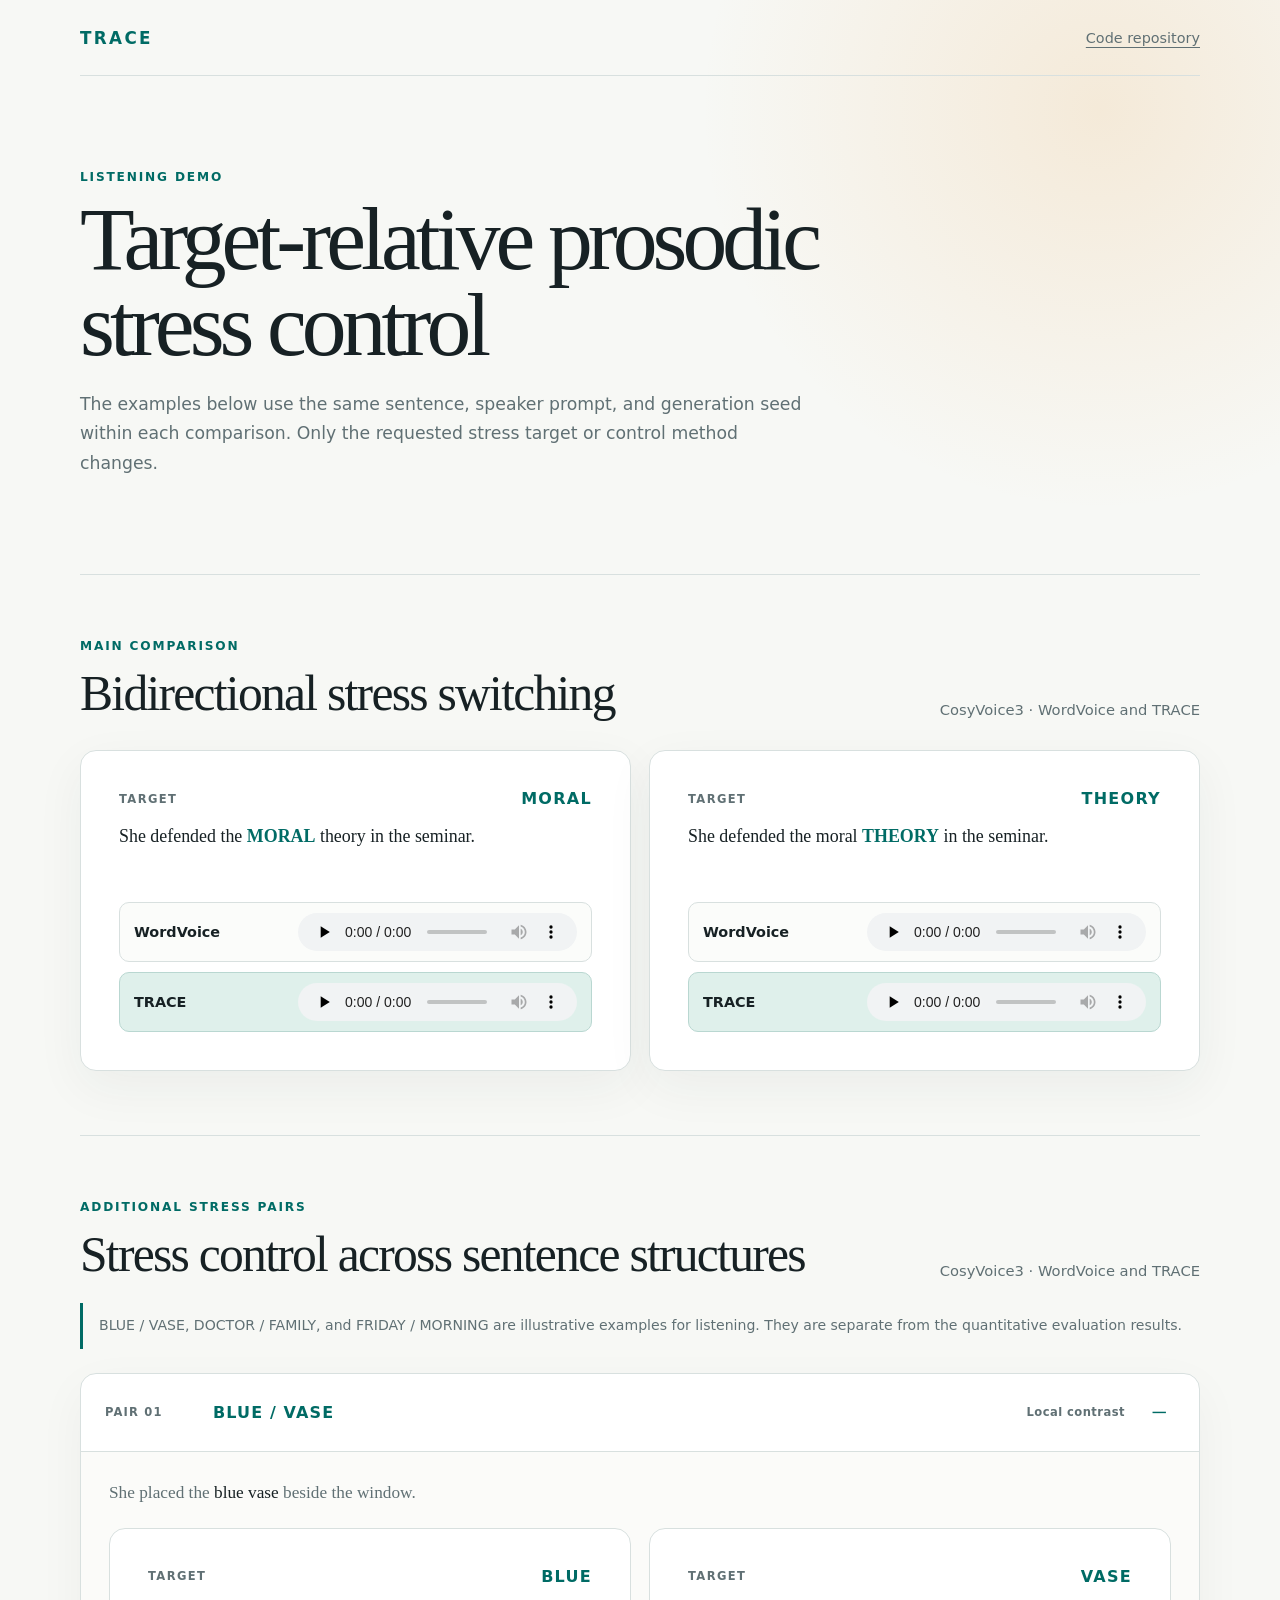
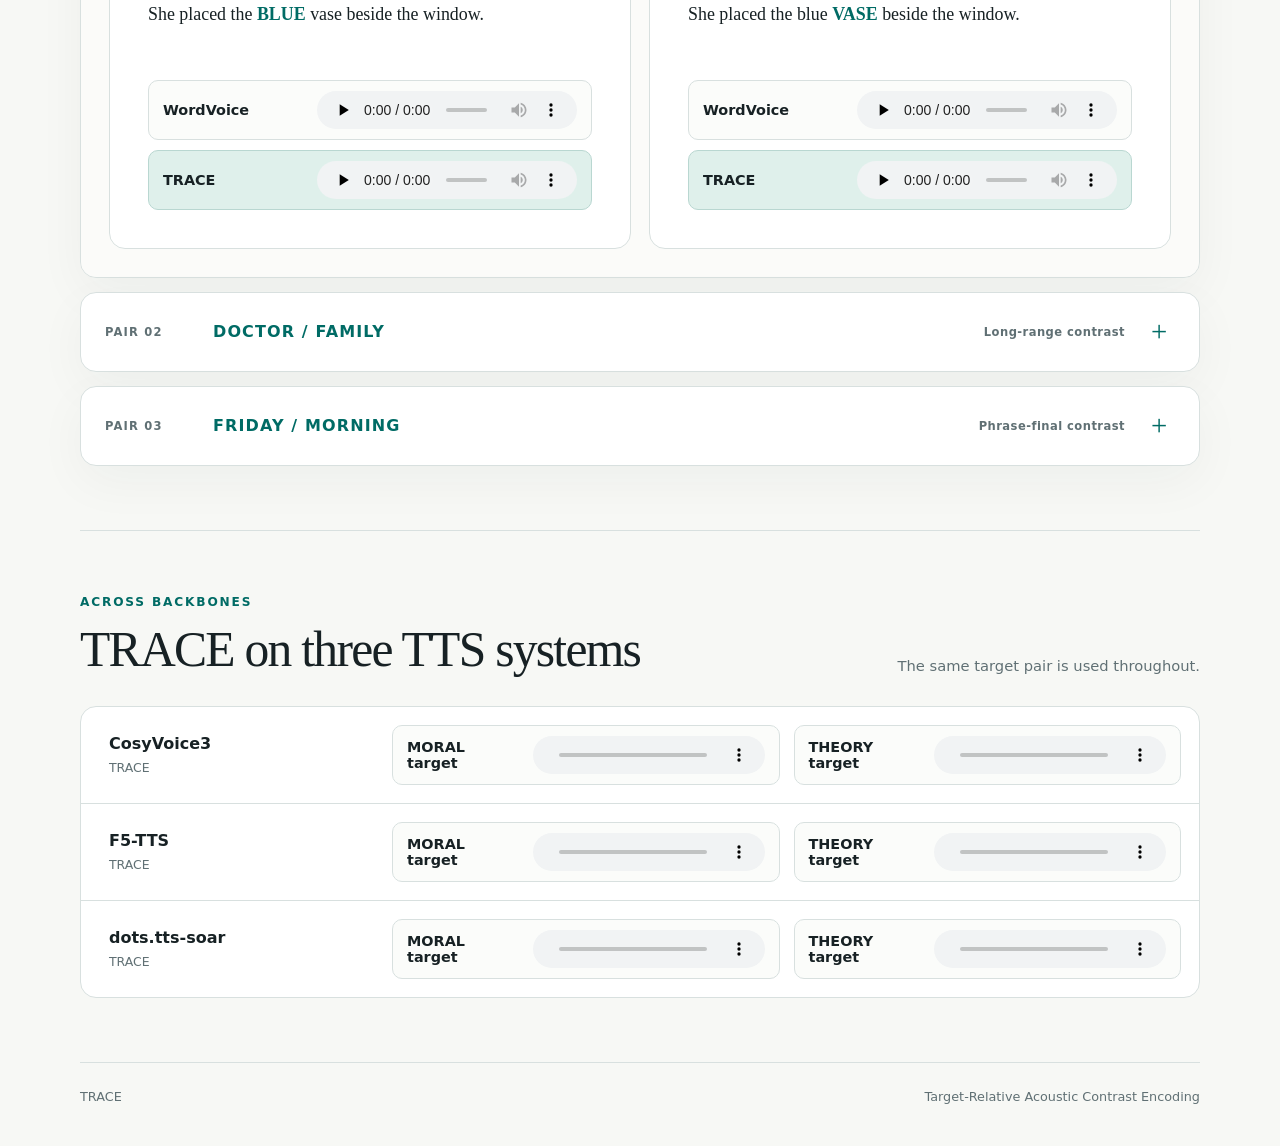
<file: docs/index.html>
<!doctype html>
<html lang="en">
  <head>
    <meta charset="utf-8" />
    <meta name="viewport" content="width=device-width, initial-scale=1" />
    <meta http-equiv="refresh" content="0; url=demo/" />
    <link rel="canonical" href="demo/" />
    <title>TRACE — Audio Samples</title>
  </head>
  <body>
    <p><a href="demo/">Open the TRACE audio samples.</a></p>
  </body>
</html>
</file>
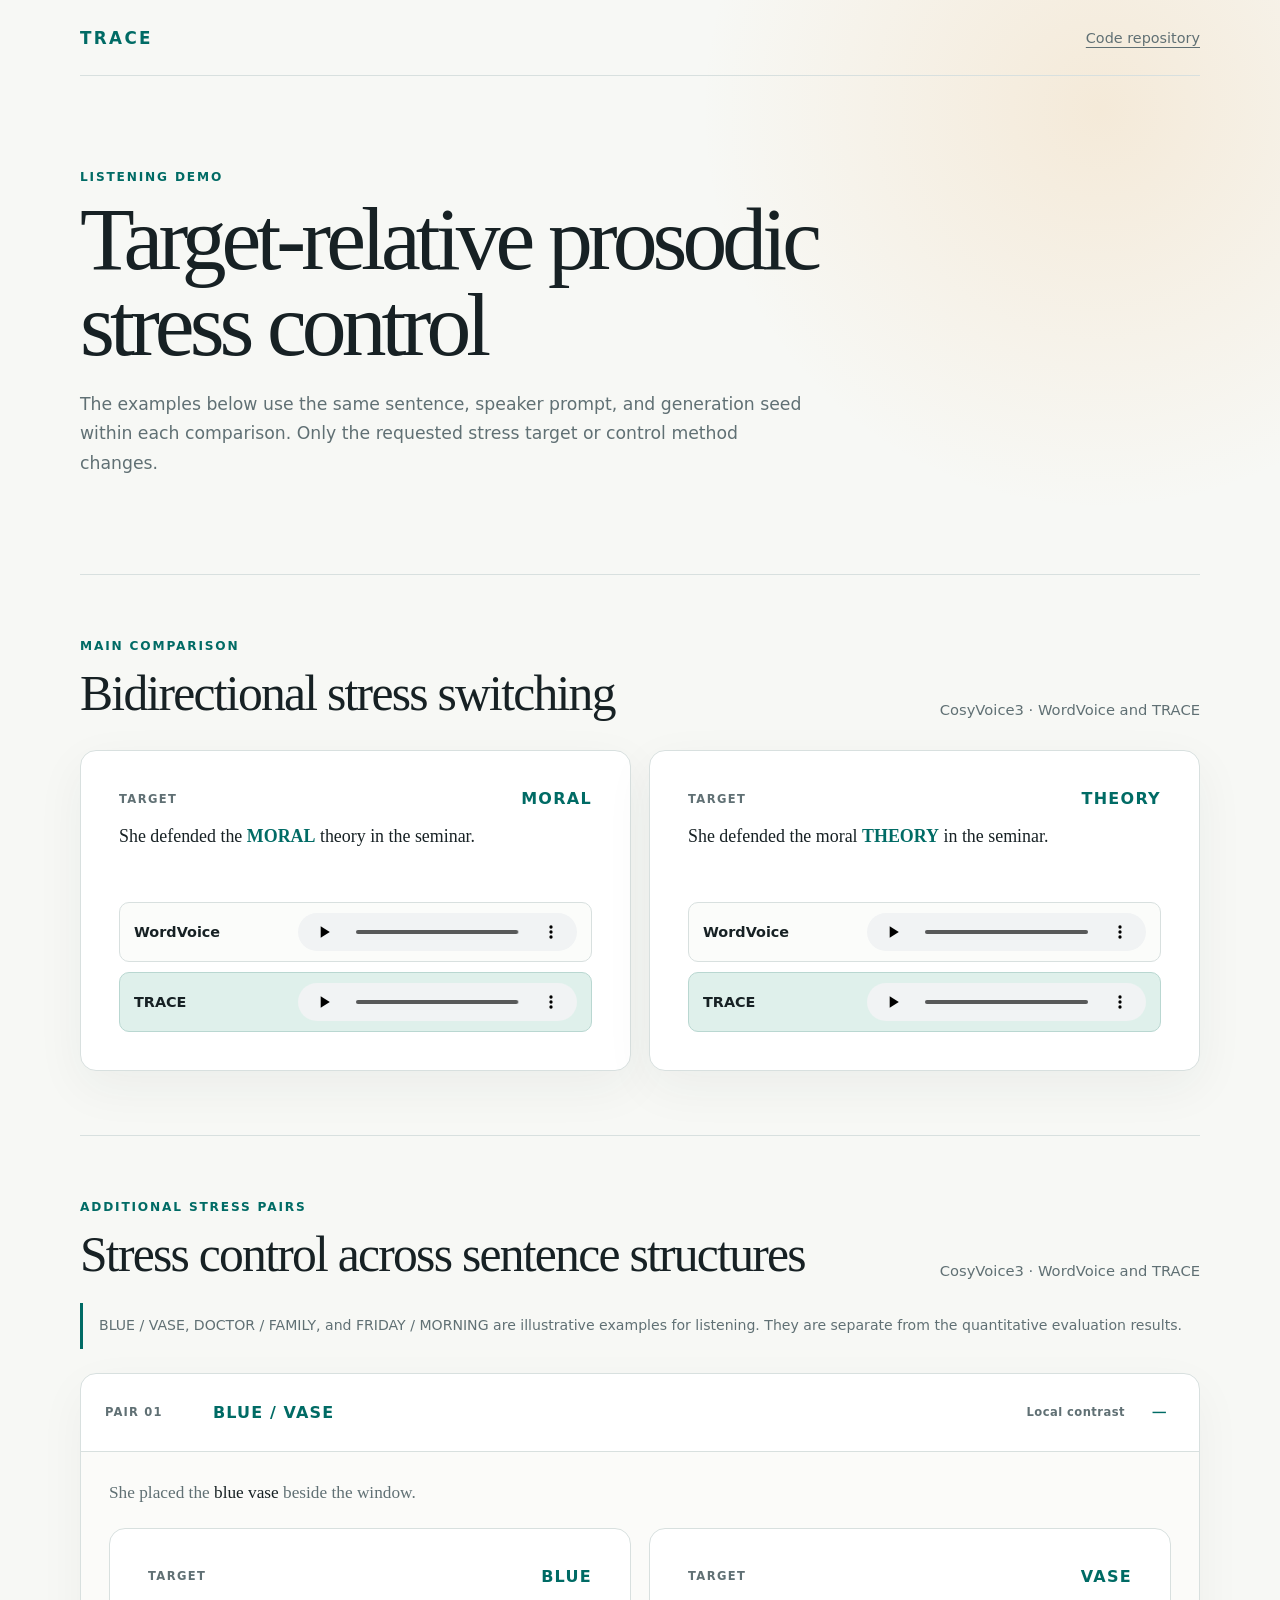
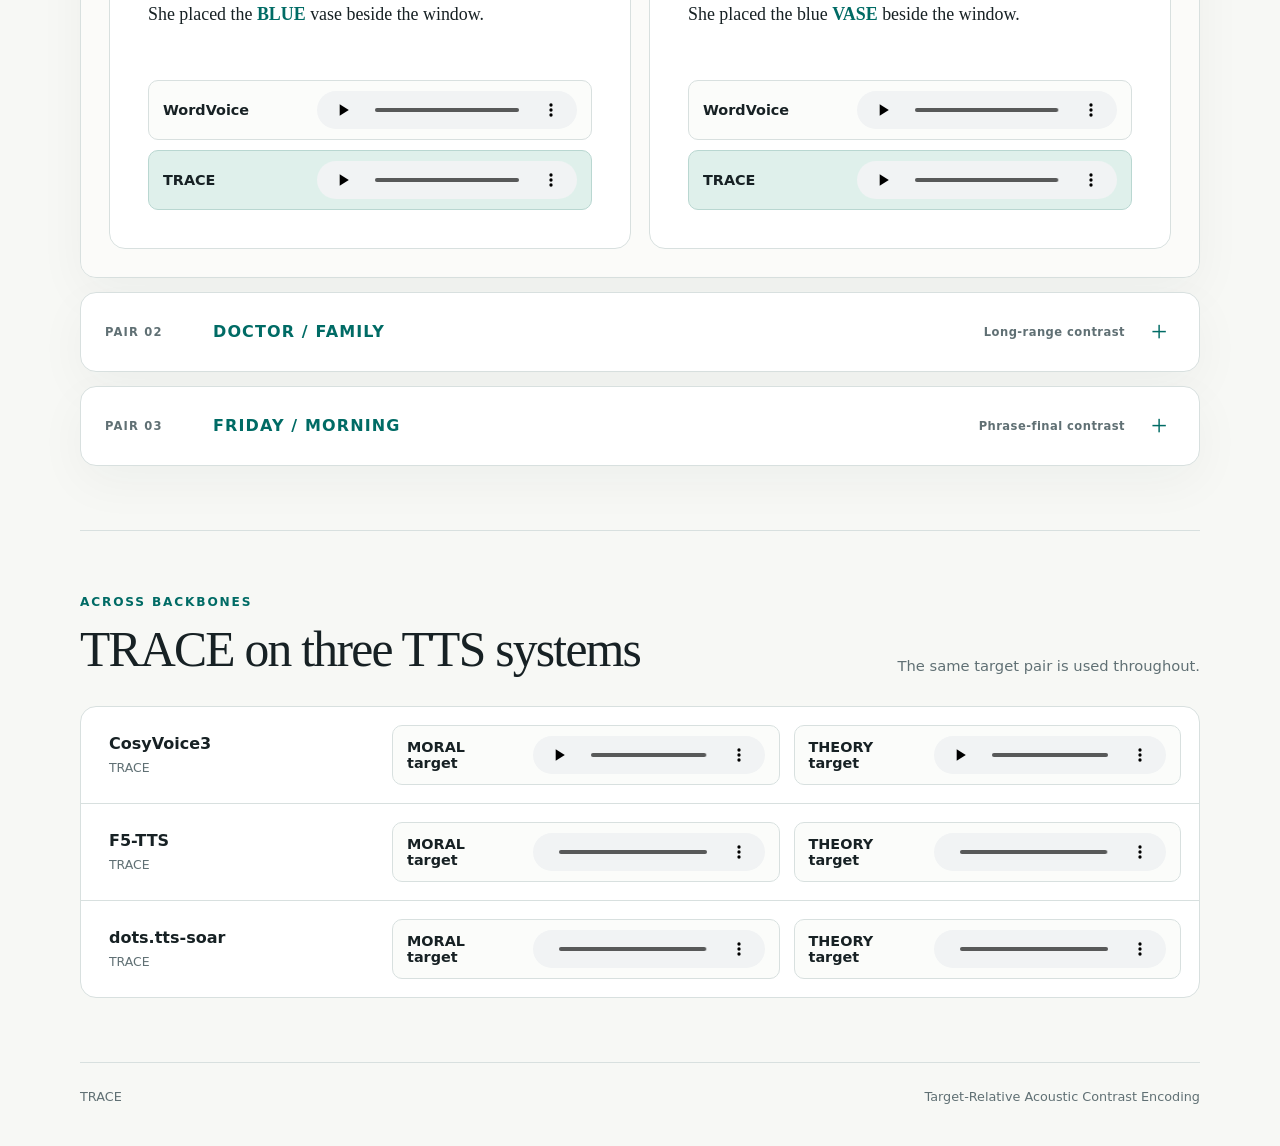
<file: docs/demo/index.html>
<!doctype html>
<html lang="en">
  <head>
    <meta charset="utf-8" />
    <meta name="viewport" content="width=device-width, initial-scale=1" />
    <meta
      name="description"
      content="Listening examples for TRACE, a target-relative approach to word-level prosodic stress control in text-to-speech."
    />
    <title>TRACE — Audio Samples</title>
    <link rel="stylesheet" href="styles.css" />
  </head>
  <body>
    <header class="site-header">
      <a class="brand" href="../">TRACE</a>
      <a class="repo-link" href="https://github.com/lishuyuu/TRACE_ICASSP2027">Code repository</a>
    </header>

    <main>
      <section class="hero">
        <p class="eyebrow">Listening demo</p>
        <h1>Target-relative prosodic stress control</h1>
        <p class="lead">
          The examples below use the same sentence, speaker prompt, and generation seed within each comparison.
          Only the requested stress target or control method changes.
        </p>
      </section>

      <section class="demo-section" aria-labelledby="main-comparison">
        <div class="section-heading">
          <div>
            <p class="eyebrow">Main comparison</p>
            <h2 id="main-comparison">Bidirectional stress switching</h2>
          </div>
          <p>CosyVoice3 · WordVoice and TRACE</p>
        </div>

        <div class="target-grid">
          <article class="target-panel">
            <div class="target-heading">
              <span class="target-label">Target</span>
              <h3>MORAL</h3>
            </div>
            <p class="utterance">She defended the <strong>MORAL</strong> theory in the seminar.</p>
            <div class="sample-list">
              <div class="sample" data-audio="audio/cv3_wordvoice_moral.wav">
                <span class="method">WordVoice</span>
                <span class="audio-slot" role="status">Audio pending</span>
              </div>
              <div class="sample trace" data-audio="audio/cv3_trace_moral.wav">
                <span class="method">TRACE</span>
                <span class="audio-slot" role="status">Audio pending</span>
              </div>
            </div>
          </article>

          <article class="target-panel">
            <div class="target-heading">
              <span class="target-label">Target</span>
              <h3>THEORY</h3>
            </div>
            <p class="utterance">She defended the moral <strong>THEORY</strong> in the seminar.</p>
            <div class="sample-list">
              <div class="sample" data-audio="audio/cv3_wordvoice_theory.wav">
                <span class="method">WordVoice</span>
                <span class="audio-slot" role="status">Audio pending</span>
              </div>
              <div class="sample trace" data-audio="audio/cv3_trace_theory.wav">
                <span class="method">TRACE</span>
                <span class="audio-slot" role="status">Audio pending</span>
              </div>
            </div>
          </article>
        </div>
      </section>

      <section class="demo-section" aria-labelledby="additional-comparisons">
        <div class="section-heading">
          <div>
            <p class="eyebrow">Additional stress pairs</p>
            <h2 id="additional-comparisons">Stress control across sentence structures</h2>
          </div>
          <p>CosyVoice3 · WordVoice and TRACE</p>
        </div>

        <p class="illustrative-callout">
          BLUE / VASE, DOCTOR / FAMILY, and FRIDAY / MORNING are illustrative
          examples for listening. They are separate from the quantitative
          evaluation results.
        </p>

        <div class="example-list">
          <details class="example-card" open>
            <summary>
              <span class="example-index">Pair 01</span>
              <span class="example-title">BLUE / VASE</span>
              <span class="example-note">Local contrast</span>
            </summary>
            <div class="example-body">
              <p class="example-sentence">She placed the <strong>blue vase</strong> beside the window.</p>
              <div class="target-grid">
                <article class="target-panel additional-target">
                  <div class="target-heading">
                    <span class="target-label">Target</span>
                    <h3>BLUE</h3>
                  </div>
                  <p class="utterance">She placed the <strong>BLUE</strong> vase beside the window.</p>
                  <div class="sample-list">
                    <div class="sample" data-audio="audio/blue_vase_cv3_wordvoice_blue.wav">
                      <span class="method">WordVoice</span>
                      <span class="audio-slot" role="status">Audio pending</span>
                    </div>
                    <div class="sample trace" data-audio="audio/blue_vase_cv3_trace_blue.wav">
                      <span class="method">TRACE</span>
                      <span class="audio-slot" role="status">Audio pending</span>
                    </div>
                  </div>
                </article>

                <article class="target-panel additional-target">
                  <div class="target-heading">
                    <span class="target-label">Target</span>
                    <h3>VASE</h3>
                  </div>
                  <p class="utterance">She placed the blue <strong>VASE</strong> beside the window.</p>
                  <div class="sample-list">
                    <div class="sample" data-audio="audio/blue_vase_cv3_wordvoice_vase.wav">
                      <span class="method">WordVoice</span>
                      <span class="audio-slot" role="status">Audio pending</span>
                    </div>
                    <div class="sample trace" data-audio="audio/blue_vase_cv3_trace_vase.wav">
                      <span class="method">TRACE</span>
                      <span class="audio-slot" role="status">Audio pending</span>
                    </div>
                  </div>
                </article>
              </div>
            </div>
          </details>

          <details class="example-card">
            <summary>
              <span class="example-index">Pair 02</span>
              <span class="example-title">DOCTOR / FAMILY</span>
              <span class="example-note">Long-range contrast</span>
            </summary>
            <div class="example-body">
              <p class="example-sentence">The <strong>doctor</strong> discussed the treatment with the <strong>family</strong>.</p>
              <div class="target-grid">
                <article class="target-panel additional-target">
                  <div class="target-heading">
                    <span class="target-label">Target</span>
                    <h3>DOCTOR</h3>
                  </div>
                  <p class="utterance">The <strong>DOCTOR</strong> discussed the treatment with the family.</p>
                  <div class="sample-list">
                    <div class="sample" data-audio="audio/doctor_family_cv3_wordvoice_doctor.wav">
                      <span class="method">WordVoice</span>
                      <span class="audio-slot" role="status">Audio pending</span>
                    </div>
                    <div class="sample trace" data-audio="audio/doctor_family_cv3_trace_doctor.wav">
                      <span class="method">TRACE</span>
                      <span class="audio-slot" role="status">Audio pending</span>
                    </div>
                  </div>
                </article>

                <article class="target-panel additional-target">
                  <div class="target-heading">
                    <span class="target-label">Target</span>
                    <h3>FAMILY</h3>
                  </div>
                  <p class="utterance">The doctor discussed the treatment with the <strong>FAMILY</strong>.</p>
                  <div class="sample-list">
                    <div class="sample" data-audio="audio/doctor_family_cv3_wordvoice_family.wav">
                      <span class="method">WordVoice</span>
                      <span class="audio-slot" role="status">Audio pending</span>
                    </div>
                    <div class="sample trace" data-audio="audio/doctor_family_cv3_trace_family.wav">
                      <span class="method">TRACE</span>
                      <span class="audio-slot" role="status">Audio pending</span>
                    </div>
                  </div>
                </article>
              </div>
            </div>
          </details>

          <details class="example-card">
            <summary>
              <span class="example-index">Pair 03</span>
              <span class="example-title">FRIDAY / MORNING</span>
              <span class="example-note">Phrase-final contrast</span>
            </summary>
            <div class="example-body">
              <p class="example-sentence">They scheduled the meeting for <strong>Friday morning</strong>.</p>
              <div class="target-grid">
                <article class="target-panel additional-target">
                  <div class="target-heading">
                    <span class="target-label">Target</span>
                    <h3>FRIDAY</h3>
                  </div>
                  <p class="utterance">They scheduled the meeting for <strong>FRIDAY</strong> morning.</p>
                  <div class="sample-list">
                    <div class="sample" data-audio="audio/friday_morning_cv3_wordvoice_friday.wav">
                      <span class="method">WordVoice</span>
                      <span class="audio-slot" role="status">Audio pending</span>
                    </div>
                    <div class="sample trace" data-audio="audio/friday_morning_cv3_trace_friday.wav">
                      <span class="method">TRACE</span>
                      <span class="audio-slot" role="status">Audio pending</span>
                    </div>
                  </div>
                </article>

                <article class="target-panel additional-target">
                  <div class="target-heading">
                    <span class="target-label">Target</span>
                    <h3>MORNING</h3>
                  </div>
                  <p class="utterance">They scheduled the meeting for Friday <strong>MORNING</strong>.</p>
                  <div class="sample-list">
                    <div class="sample" data-audio="audio/friday_morning_cv3_wordvoice_morning.wav">
                      <span class="method">WordVoice</span>
                      <span class="audio-slot" role="status">Audio pending</span>
                    </div>
                    <div class="sample trace" data-audio="audio/friday_morning_cv3_trace_morning.wav">
                      <span class="method">TRACE</span>
                      <span class="audio-slot" role="status">Audio pending</span>
                    </div>
                  </div>
                </article>
              </div>
            </div>
          </details>
        </div>
      </section>

      <section class="demo-section" aria-labelledby="backbone-comparison">
        <div class="section-heading">
          <div>
            <p class="eyebrow">Across backbones</p>
            <h2 id="backbone-comparison">TRACE on three TTS systems</h2>
          </div>
          <p>The same target pair is used throughout.</p>
        </div>

        <div class="backbone-list">
          <article class="backbone-row">
            <div class="backbone-name">
              <h3>CosyVoice3</h3>
              <span>TRACE</span>
            </div>
            <div class="sample compact" data-audio="audio/cv3_trace_moral.wav">
              <span class="method"><strong>MORAL</strong> target</span>
              <span class="audio-slot" role="status">Audio pending</span>
            </div>
            <div class="sample compact" data-audio="audio/cv3_trace_theory.wav">
              <span class="method"><strong>THEORY</strong> target</span>
              <span class="audio-slot" role="status">Audio pending</span>
            </div>
          </article>

          <article class="backbone-row">
            <div class="backbone-name">
              <h3>F5-TTS</h3>
              <span>TRACE</span>
            </div>
            <div class="sample compact" data-audio="audio/f5_trace_moral.wav">
              <span class="method"><strong>MORAL</strong> target</span>
              <span class="audio-slot" role="status">Audio pending</span>
            </div>
            <div class="sample compact" data-audio="audio/f5_trace_theory.wav">
              <span class="method"><strong>THEORY</strong> target</span>
              <span class="audio-slot" role="status">Audio pending</span>
            </div>
          </article>

          <article class="backbone-row">
            <div class="backbone-name">
              <h3>dots.tts-soar</h3>
              <span>TRACE</span>
            </div>
            <div class="sample compact" data-audio="audio/dots_trace_moral.wav">
              <span class="method"><strong>MORAL</strong> target</span>
              <span class="audio-slot" role="status">Audio pending</span>
            </div>
            <div class="sample compact" data-audio="audio/dots_trace_theory.wav">
              <span class="method"><strong>THEORY</strong> target</span>
              <span class="audio-slot" role="status">Audio pending</span>
            </div>
          </article>
        </div>
      </section>

    </main>

    <footer>
      <span>TRACE</span>
      <span>Target-Relative Acoustic Contrast Encoding</span>
    </footer>

    <script>
      const samples = document.querySelectorAll("[data-audio]");

      samples.forEach(async (sample) => {
        const source = sample.dataset.audio;
        const slot = sample.querySelector(".audio-slot");

        try {
          const response = await fetch(source, { method: "HEAD" });
          if (!response.ok) return;

          const player = document.createElement("audio");
          player.controls = true;
          player.preload = "metadata";
          player.src = source;
          player.setAttribute("aria-label", `${sample.querySelector(".method").textContent.trim()} audio sample`);
          slot.replaceWith(player);
          sample.classList.add("ready");
        } catch (_) {
          // Keep the pending label until the corresponding file is published.
        }
      });
    </script>
  </body>
</html>
</file>
<file: docs/demo/styles.css>
:root {
  color-scheme: light;
  --ink: #172124;
  --muted: #607074;
  --line: #d8e0df;
  --paper: #f7f8f5;
  --panel: #ffffff;
  --accent: #006b65;
  --accent-soft: #dff0eb;
  --warm: #e8a44d;
  font-family: Inter, ui-sans-serif, system-ui, -apple-system, BlinkMacSystemFont, "Segoe UI", sans-serif;
}

* {
  box-sizing: border-box;
}

html {
  background: var(--paper);
  color: var(--ink);
  scroll-behavior: smooth;
}

body {
  margin: 0;
  background:
    radial-gradient(circle at 86% 4%, rgba(232, 164, 77, 0.17), transparent 25rem),
    var(--paper);
}

a {
  color: inherit;
}

.site-header,
main,
footer {
  width: min(1120px, calc(100% - 40px));
  margin-inline: auto;
}

.site-header {
  display: flex;
  align-items: center;
  justify-content: space-between;
  min-height: 76px;
  border-bottom: 1px solid var(--line);
}

.brand {
  color: var(--accent);
  font-size: 1.05rem;
  font-weight: 800;
  letter-spacing: 0.14em;
  text-decoration: none;
}

.repo-link {
  color: var(--muted);
  font-size: 0.9rem;
  text-underline-offset: 4px;
}

.hero {
  max-width: 900px;
  padding: 94px 0 64px;
}

.eyebrow {
  margin: 0 0 12px;
  color: var(--accent);
  font-size: 0.76rem;
  font-weight: 800;
  letter-spacing: 0.15em;
  text-transform: uppercase;
}

h1,
h2,
h3,
p {
  margin-top: 0;
}

h1 {
  max-width: 820px;
  margin-bottom: 22px;
  font-family: Georgia, "Times New Roman", serif;
  font-size: clamp(3rem, 7vw, 5.8rem);
  font-weight: 500;
  letter-spacing: -0.055em;
  line-height: 0.96;
}

.lead {
  max-width: 730px;
  margin-bottom: 32px;
  color: var(--muted);
  font-size: 1.08rem;
  line-height: 1.7;
}

.test-notice {
  max-width: 730px;
  margin-bottom: 18px;
  padding: 12px 14px;
  border: 1px solid #dfbd86;
  border-radius: 8px;
  background: #fff5e5;
  color: #6d4a18;
  font-size: 0.86rem;
  line-height: 1.55;
}

.sentence {
  display: inline-flex;
  flex-wrap: wrap;
  gap: 0.32em;
  align-items: baseline;
  padding: 14px 18px;
  border: 1px solid var(--line);
  border-radius: 10px;
  background: rgba(255, 255, 255, 0.72);
  font-family: Georgia, "Times New Roman", serif;
  font-size: clamp(1.1rem, 2.2vw, 1.38rem);
}

.sentence span {
  position: relative;
}

.sentence span::after {
  position: absolute;
  right: 0;
  bottom: -5px;
  left: 0;
  height: 2px;
  background: var(--warm);
  content: "";
}

.demo-section {
  padding: 64px 0;
  border-top: 1px solid var(--line);
}

.section-heading {
  display: flex;
  gap: 32px;
  align-items: end;
  justify-content: space-between;
  margin-bottom: 28px;
}

.section-heading h2,
.protocol h2 {
  margin-bottom: 0;
  font-family: Georgia, "Times New Roman", serif;
  font-size: clamp(1.9rem, 4vw, 3.1rem);
  font-weight: 500;
  letter-spacing: -0.035em;
}

.section-heading > p {
  max-width: 320px;
  margin-bottom: 4px;
  color: var(--muted);
  font-size: 0.92rem;
  text-align: right;
}

.target-grid {
  display: grid;
  grid-template-columns: repeat(2, minmax(0, 1fr));
  gap: 18px;
}

.target-panel {
  padding: clamp(24px, 4vw, 38px);
  border: 1px solid var(--line);
  border-radius: 16px;
  background: var(--panel);
  box-shadow: 0 16px 50px rgba(33, 57, 55, 0.055);
}

.target-heading {
  display: flex;
  align-items: center;
  justify-content: space-between;
  margin-bottom: 16px;
}

.target-label {
  color: var(--muted);
  font-size: 0.72rem;
  font-weight: 700;
  letter-spacing: 0.12em;
  text-transform: uppercase;
}

.target-heading h3 {
  margin: 0;
  color: var(--accent);
  font-size: 1rem;
  letter-spacing: 0.08em;
}

.utterance {
  min-height: 50px;
  margin-bottom: 28px;
  font-family: Georgia, "Times New Roman", serif;
  font-size: 1.12rem;
  line-height: 1.45;
}

.utterance strong {
  color: var(--accent);
}

.sample-list {
  display: grid;
  gap: 10px;
}

.sample {
  display: grid;
  grid-template-columns: minmax(92px, 0.7fr) minmax(160px, 1.3fr);
  gap: 14px;
  align-items: center;
  min-height: 60px;
  padding: 10px 14px;
  border: 1px solid var(--line);
  border-radius: 10px;
  background: #fbfcfa;
}

.sample.trace {
  border-color: #b9d7d1;
  background: var(--accent-soft);
}

.method {
  font-size: 0.9rem;
  font-weight: 700;
}

.audio-slot {
  display: inline-flex;
  align-items: center;
  justify-content: center;
  min-height: 36px;
  border: 1px dashed #b8c3c1;
  border-radius: 18px;
  color: #71807d;
  font-size: 0.78rem;
  letter-spacing: 0.03em;
}

audio {
  width: 100%;
  height: 38px;
}

.example-list {
  display: grid;
  gap: 14px;
}

.example-card {
  overflow: hidden;
  border: 1px solid var(--line);
  border-radius: 16px;
  background: var(--panel);
  box-shadow: 0 16px 50px rgba(33, 57, 55, 0.045);
}

.example-card summary {
  display: grid;
  grid-template-columns: 90px minmax(0, 1fr) auto 32px;
  gap: 18px;
  align-items: center;
  min-height: 78px;
  padding: 18px 24px;
  cursor: pointer;
  list-style: none;
}

.example-card summary::-webkit-details-marker {
  display: none;
}

.example-card summary::after {
  color: var(--accent);
  content: "+";
  font-family: Georgia, "Times New Roman", serif;
  font-size: 1.8rem;
  line-height: 1;
  text-align: center;
}

.example-card[open] summary::after {
  content: "−";
}

.example-card[open] summary {
  border-bottom: 1px solid var(--line);
}

.example-index,
.example-note {
  color: var(--muted);
  font-size: 0.72rem;
  font-weight: 700;
  letter-spacing: 0.1em;
  text-transform: uppercase;
}

.example-title {
  color: var(--accent);
  font-size: 1rem;
  font-weight: 800;
  letter-spacing: 0.07em;
}

.example-note {
  letter-spacing: 0.04em;
  text-align: right;
  text-transform: none;
}

.illustrative-callout {
  margin: -8px 0 24px;
  padding: 12px 16px;
  border-left: 3px solid var(--accent);
  color: var(--muted);
  font-size: 0.88rem;
  line-height: 1.55;
}

.example-body {
  padding: 28px;
  background: rgba(247, 248, 245, 0.55);
}

.example-sentence {
  margin-bottom: 22px;
  color: var(--muted);
  font-family: Georgia, "Times New Roman", serif;
  font-size: 1.08rem;
  line-height: 1.5;
}

.example-sentence strong {
  color: var(--ink);
  font-weight: 500;
}

.additional-target {
  box-shadow: none;
}

.backbone-list {
  overflow: hidden;
  border: 1px solid var(--line);
  border-radius: 16px;
  background: var(--panel);
}

.backbone-row {
  display: grid;
  grid-template-columns: 0.72fr 1fr 1fr;
  gap: 14px;
  align-items: center;
  padding: 18px;
}

.backbone-row + .backbone-row {
  border-top: 1px solid var(--line);
}

.backbone-name {
  padding: 0 10px;
}

.backbone-name h3 {
  margin-bottom: 4px;
  font-size: 1rem;
}

.backbone-name span {
  color: var(--muted);
  font-size: 0.78rem;
}

.sample.compact {
  grid-template-columns: minmax(90px, 0.65fr) minmax(130px, 1.35fr);
  min-width: 0;
}

.protocol {
  display: grid;
  grid-template-columns: 0.9fr 1.1fr;
  gap: 72px;
  align-items: start;
  margin: 26px 0 76px;
  padding: 42px;
  border-radius: 16px;
  background: #163c3a;
  color: #eef7f4;
}

.protocol p {
  margin: 3px 0 0;
  color: #c7d9d5;
  line-height: 1.7;
}

footer {
  display: flex;
  justify-content: space-between;
  padding: 26px 0 42px;
  border-top: 1px solid var(--line);
  color: var(--muted);
  font-size: 0.8rem;
}

@media (max-width: 820px) {
  .hero {
    padding: 68px 0 48px;
  }

  .target-grid,
  .protocol {
    grid-template-columns: 1fr;
  }

  .backbone-row {
    grid-template-columns: 1fr 1fr;
  }

  .backbone-name {
    grid-column: 1 / -1;
  }

  .protocol {
    gap: 22px;
  }

  .example-card summary {
    grid-template-columns: 76px minmax(0, 1fr) 28px;
  }

  .example-note {
    display: none;
  }
}

@media (max-width: 560px) {
  .site-header,
  main,
  footer {
    width: min(100% - 24px, 1120px);
  }

  .section-heading {
    display: block;
  }

  .section-heading > p {
    margin-top: 12px;
    text-align: left;
  }

  .backbone-row {
    grid-template-columns: 1fr;
  }

  .backbone-name {
    grid-column: auto;
  }

  .sample,
  .sample.compact {
    grid-template-columns: 1fr;
  }

  .protocol {
    padding: 28px;
  }

  .example-card summary {
    grid-template-columns: 1fr 28px;
    gap: 8px 12px;
    padding: 16px 18px;
  }

  .example-index {
    grid-column: 1;
  }

  .example-title {
    grid-column: 1;
  }

  .example-card summary::after {
    grid-column: 2;
    grid-row: 1 / 3;
  }

  .example-body {
    padding: 18px;
  }

  footer {
    gap: 12px;
    flex-direction: column;
  }
}
</file>
